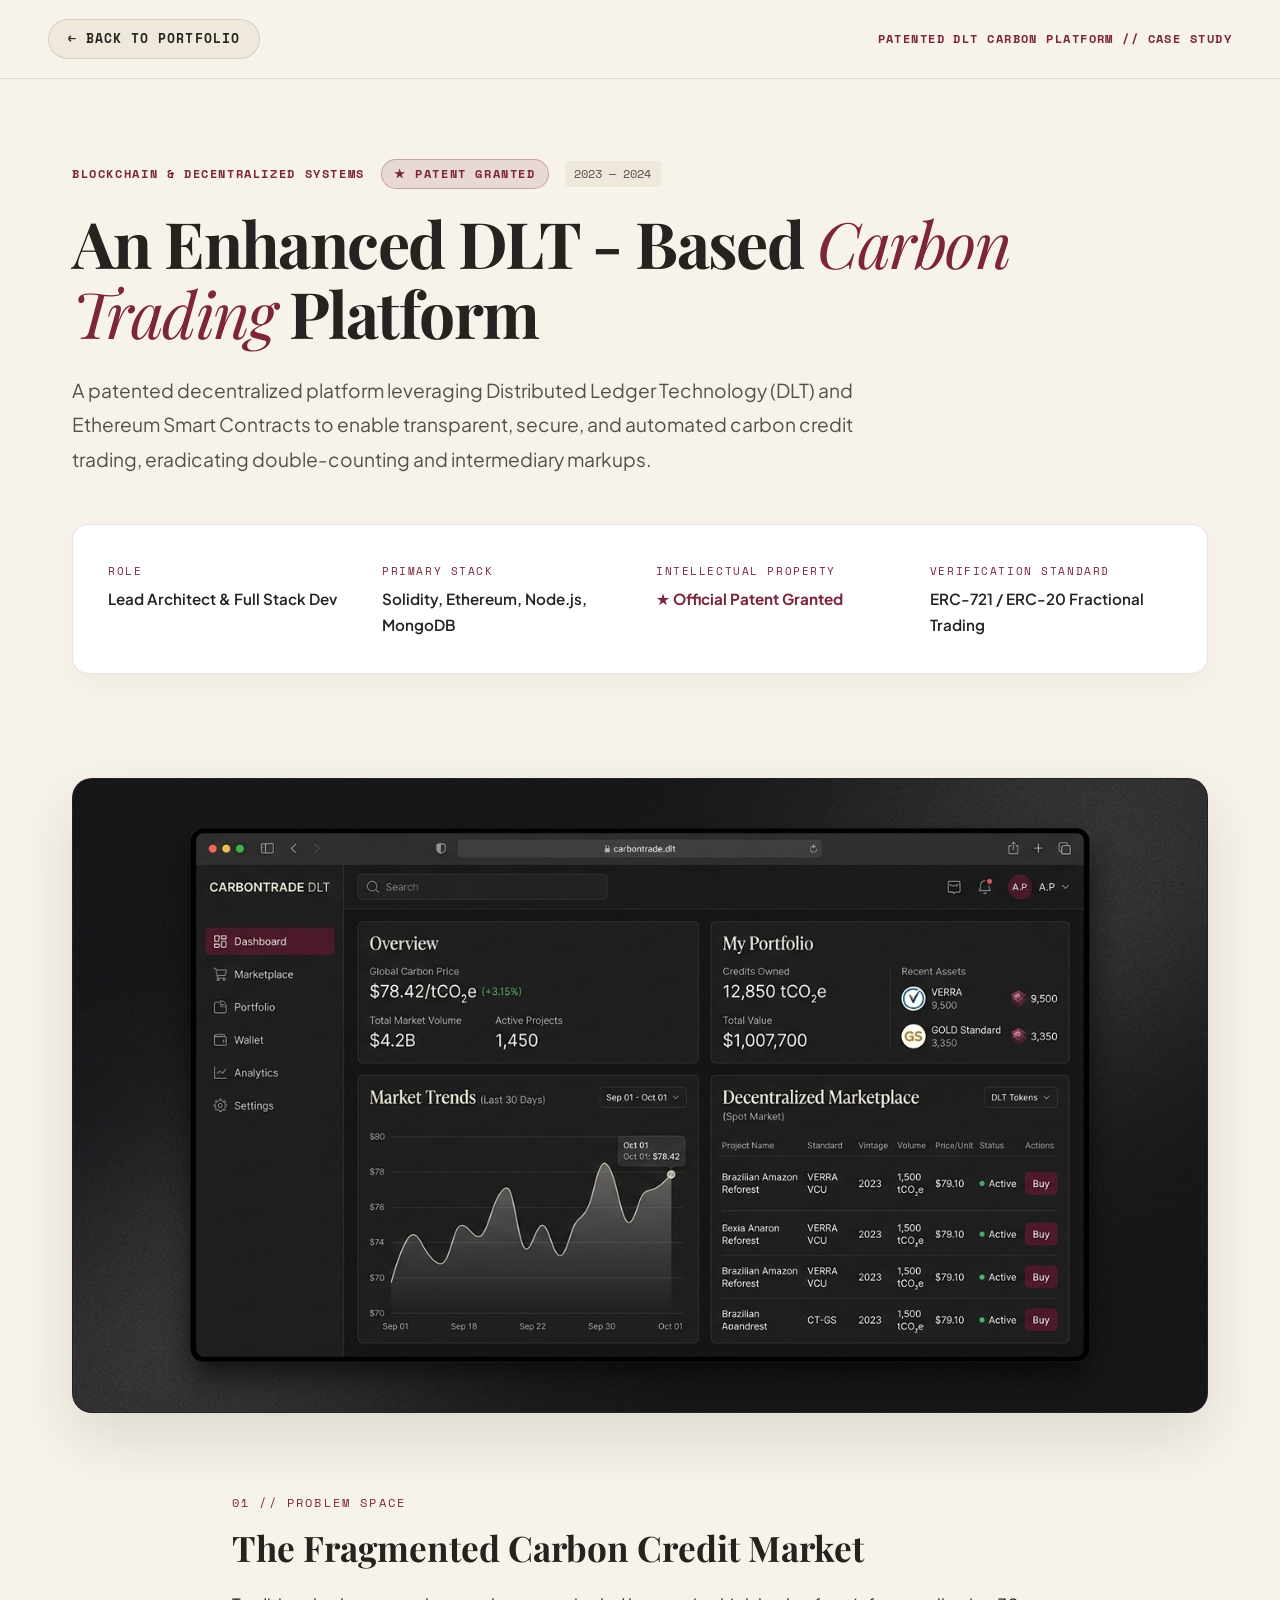
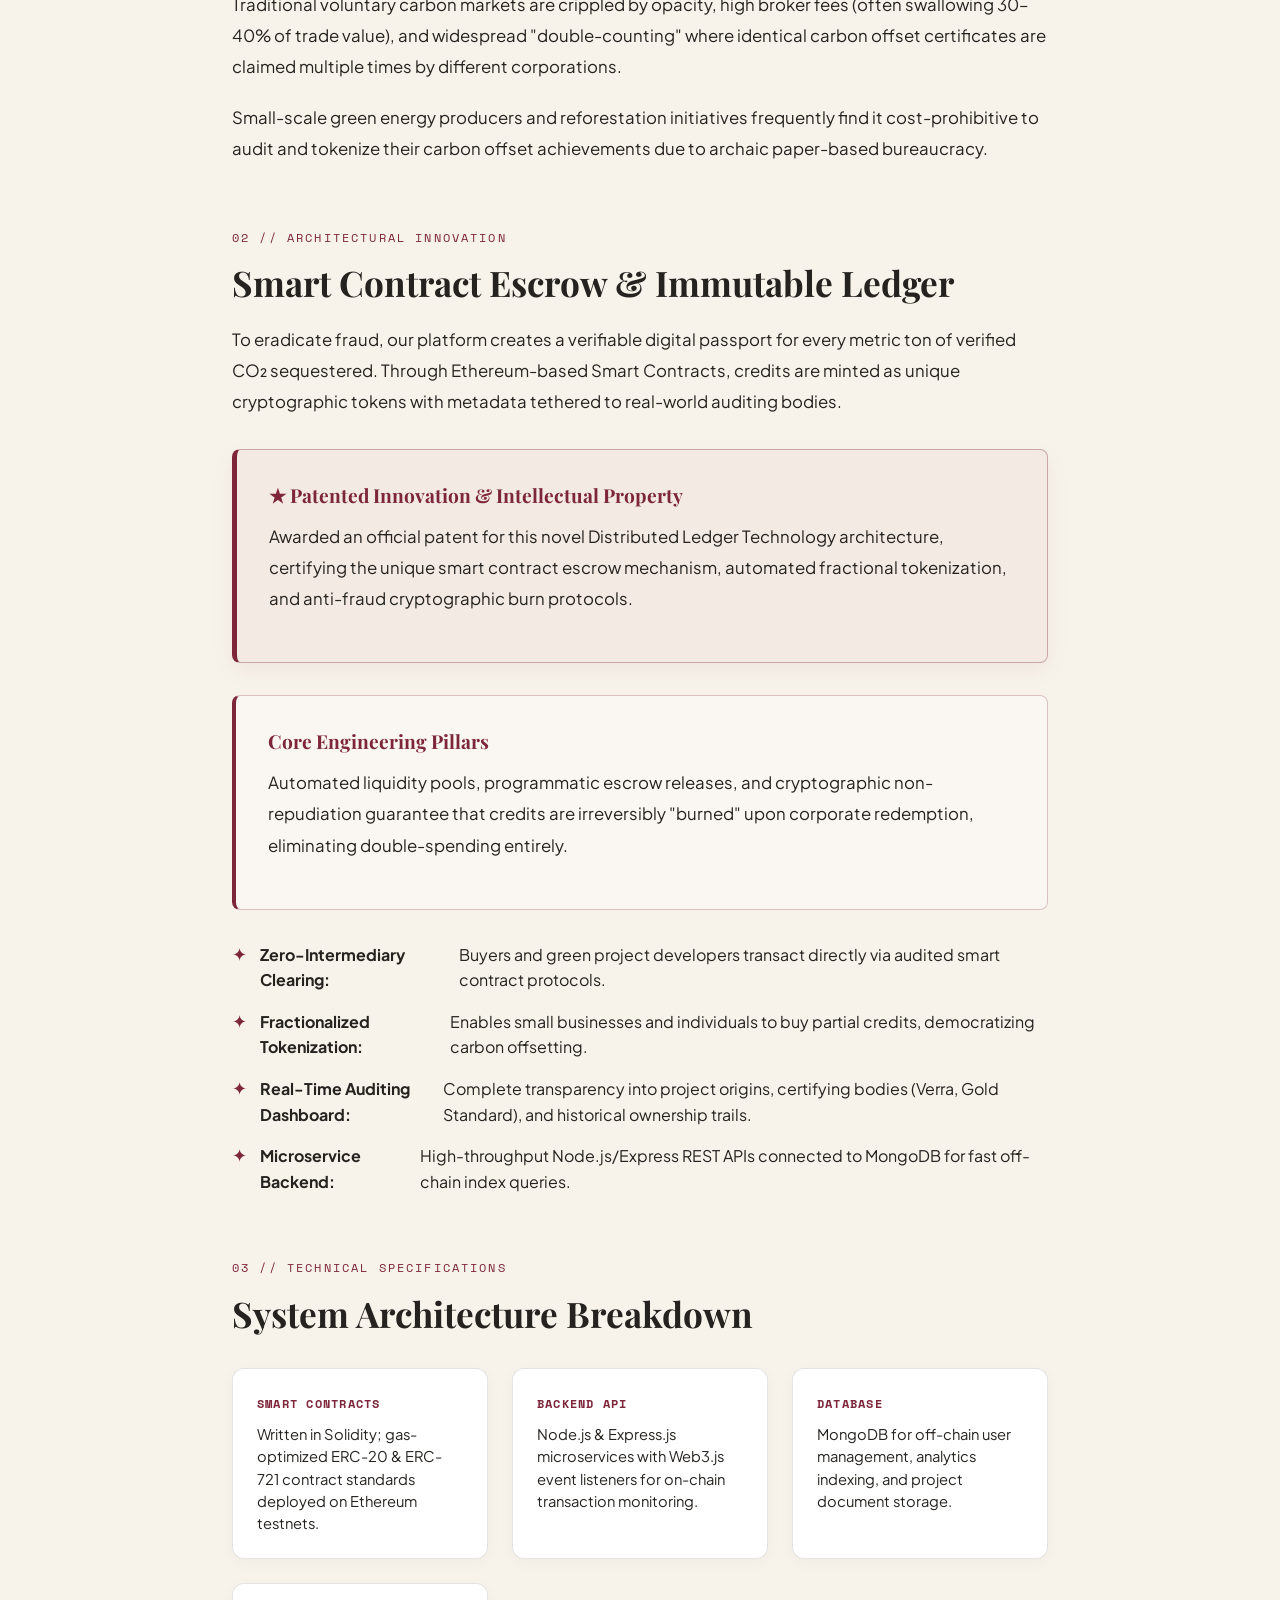
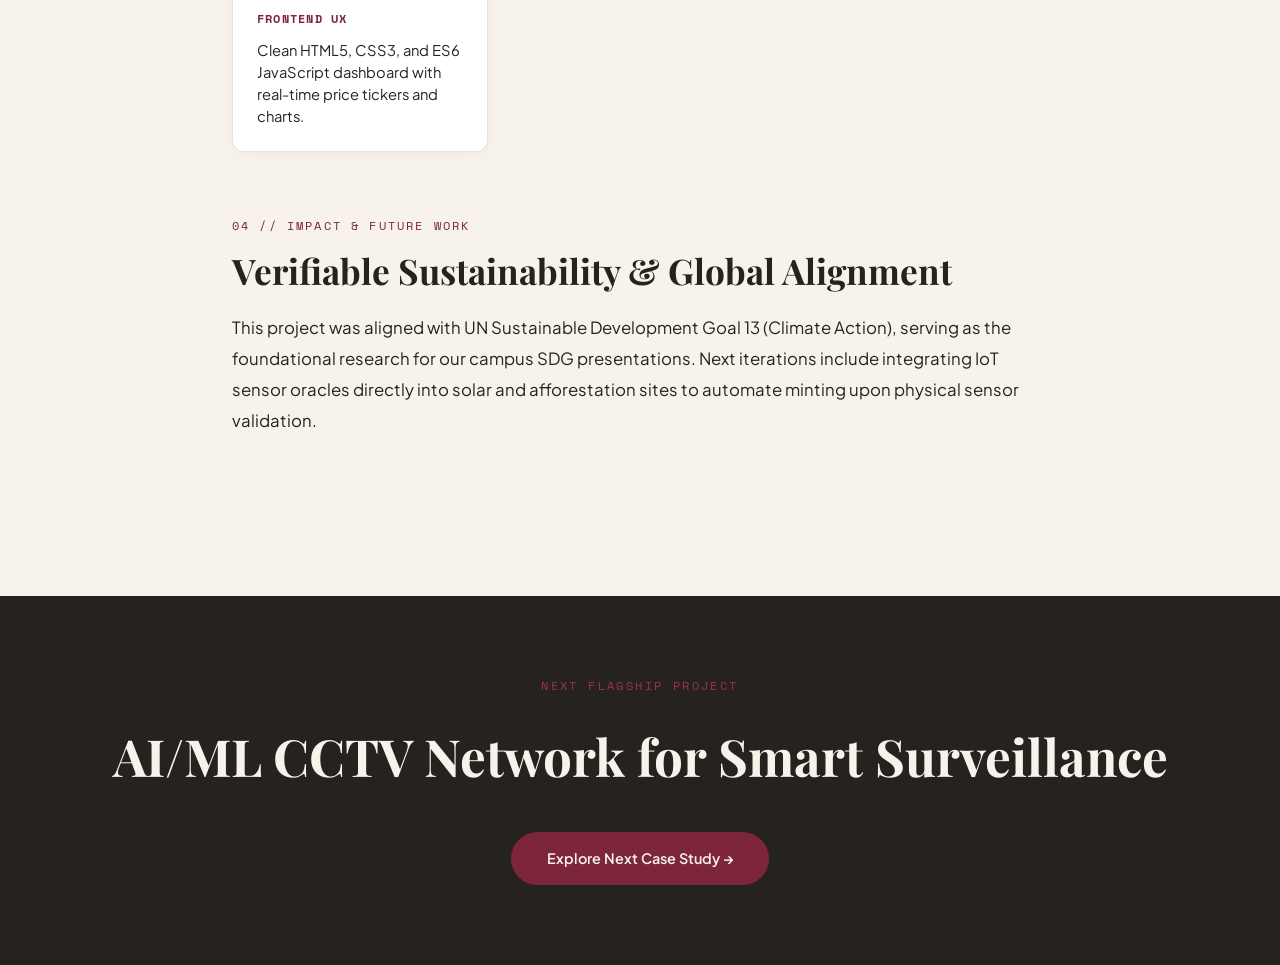
<file: carbon-trading.html>
<!DOCTYPE html>
<html lang="en">
<head>
  <meta charset="UTF-8">
  <meta name="viewport" content="width=device-width, initial-scale=1.0">
  <title>Patented DLT Carbon Trading Platform — Harshitha Suresh Case Study</title>
  <meta name="description" content="Patented Decentralized Carbon Credit Trading Platform built with Ethereum, Solidity, Node.js, and MongoDB by T S Harshitha.">
  <link rel="icon" type="image/svg+xml" href="favicon.svg">
  <link rel="stylesheet" href="project.css">
</head>
<body>

  <!-- Case Study Nav -->
  <header class="case-study-nav">
    <a href="index.html#projects" class="btn-back-portfolio">
      ← Back to Portfolio
    </a>
    <div class="case-study-nav-title">
      Patented DLT Carbon Platform // Case Study
    </div>
  </header>

  <!-- Hero Section -->
  <main>
    <section class="case-study-hero">
      <div class="case-badge-row">
        <span class="case-tag">Blockchain & Decentralized Systems</span>
        <span class="case-tag patent-tag">★ Patent Granted</span>
        <span class="case-year">2023 — 2024</span>
      </div>

      <h1 class="case-hero-title">
        An Enhanced DLT - Based <span>Carbon Trading</span> Platform
      </h1>

      <p class="case-hero-lead">
        A patented decentralized platform leveraging Distributed Ledger Technology (DLT) and Ethereum Smart Contracts to enable transparent, secure, and automated carbon credit trading, eradicating double-counting and intermediary markups.
      </p>

      <!-- Metadata Bar -->
      <div class="case-metadata-grid">
        <div>
          <div class="meta-field-label">Role</div>
          <div class="meta-field-val">Lead Architect & Full Stack Dev</div>
        </div>
        <div>
          <div class="meta-field-label">Primary Stack</div>
          <div class="meta-field-val">Solidity, Ethereum, Node.js, MongoDB</div>
        </div>
        <div>
          <div class="meta-field-label">Intellectual Property</div>
          <div class="meta-field-val" style="color: var(--color-burgundy); font-weight: 700;">★ Official Patent Granted</div>
        </div>
        <div>
          <div class="meta-field-label">Verification Standard</div>
          <div class="meta-field-val">ERC-721 / ERC-20 Fractional Trading</div>
        </div>
      </div>
    </section>

    <!-- Visual Showcase -->
    <div class="case-showcase-visual">
      <div class="visual-frame">
        <img src="carbon-trading.jpg" alt="DLT Carbon Trading Platform System Interface">
      </div>
    </div>

    <!-- Case Study Body -->
    <article class="case-content-body">
      <!-- Section 1 -->
      <div class="case-section-block">
        <div class="case-block-label">01 // Problem Space</div>
        <h2>The Fragmented Carbon Credit Market</h2>
        <p>
          Traditional voluntary carbon markets are crippled by opacity, high broker fees (often swallowing 30–40% of trade value), and widespread "double-counting" where identical carbon offset certificates are claimed multiple times by different corporations.
        </p>
        <p>
          Small-scale green energy producers and reforestation initiatives frequently find it cost-prohibitive to audit and tokenize their carbon offset achievements due to archaic paper-based bureaucracy.
        </p>
      </div>

      <!-- Section 2 -->
      <div class="case-section-block">
        <div class="case-block-label">02 // Architectural Innovation</div>
        <h2>Smart Contract Escrow & Immutable Ledger</h2>
        <p>
          To eradicate fraud, our platform creates a verifiable digital passport for every metric ton of verified CO₂ sequestered. Through Ethereum-based Smart Contracts, credits are minted as unique cryptographic tokens with metadata tethered to real-world auditing bodies.
        </p>

        <div class="case-highlight-box patent-highlight-box">
          <h4>★ Patented Innovation & Intellectual Property</h4>
          <p>
            Awarded an official patent for this novel Distributed Ledger Technology architecture, certifying the unique smart contract escrow mechanism, automated fractional tokenization, and anti-fraud cryptographic burn protocols.
          </p>
        </div>

        <div class="case-highlight-box">
          <h4>Core Engineering Pillars</h4>
          <p>
            Automated liquidity pools, programmatic escrow releases, and cryptographic non-repudiation guarantee that credits are irreversibly "burned" upon corporate redemption, eliminating double-spending entirely.
          </p>
        </div>

        <ul class="case-feature-list">
          <li><strong>Zero-Intermediary Clearing:</strong> Buyers and green project developers transact directly via audited smart contract protocols.</li>
          <li><strong>Fractionalized Tokenization:</strong> Enables small businesses and individuals to buy partial credits, democratizing carbon offsetting.</li>
          <li><strong>Real-Time Auditing Dashboard:</strong> Complete transparency into project origins, certifying bodies (Verra, Gold Standard), and historical ownership trails.</li>
          <li><strong>Microservice Backend:</strong> High-throughput Node.js/Express REST APIs connected to MongoDB for fast off-chain index queries.</li>
        </ul>
      </div>

      <!-- Section 3 -->
      <div class="case-section-block">
        <div class="case-block-label">03 // Technical Specifications</div>
        <h2>System Architecture Breakdown</h2>

        <div class="tech-spec-grid">
          <div class="tech-spec-card">
            <h5>Smart Contracts</h5>
            <p>Written in Solidity; gas-optimized ERC-20 & ERC-721 contract standards deployed on Ethereum testnets.</p>
          </div>
          <div class="tech-spec-card">
            <h5>Backend API</h5>
            <p>Node.js & Express.js microservices with Web3.js event listeners for on-chain transaction monitoring.</p>
          </div>
          <div class="tech-spec-card">
            <h5>Database</h5>
            <p>MongoDB for off-chain user management, analytics indexing, and project document storage.</p>
          </div>
          <div class="tech-spec-card">
            <h5>Frontend UX</h5>
            <p>Clean HTML5, CSS3, and ES6 JavaScript dashboard with real-time price tickers and charts.</p>
          </div>
        </div>
      </div>

      <!-- Section 4 -->
      <div class="case-section-block">
        <div class="case-block-label">04 // Impact & Future Work</div>
        <h2>Verifiable Sustainability & Global Alignment</h2>
        <p>
          This project was aligned with UN Sustainable Development Goal 13 (Climate Action), serving as the foundational research for our campus SDG presentations. Next iterations include integrating IoT sensor oracles directly into solar and afforestation sites to automate minting upon physical sensor validation.
        </p>
      </div>
    </article>
  </main>

  <!-- Next Case Study Footer -->
  <footer class="case-next-footer">
    <div class="next-label">Next Flagship Project</div>
    <h3>AI/ML CCTV Network for Smart Surveillance</h3>
    <a href="smart-surveillance.html" class="btn-case-next">
      Explore Next Case Study →
    </a>
  </footer>

</body>
</html>

  </footer>

</body>
</html>
</file>
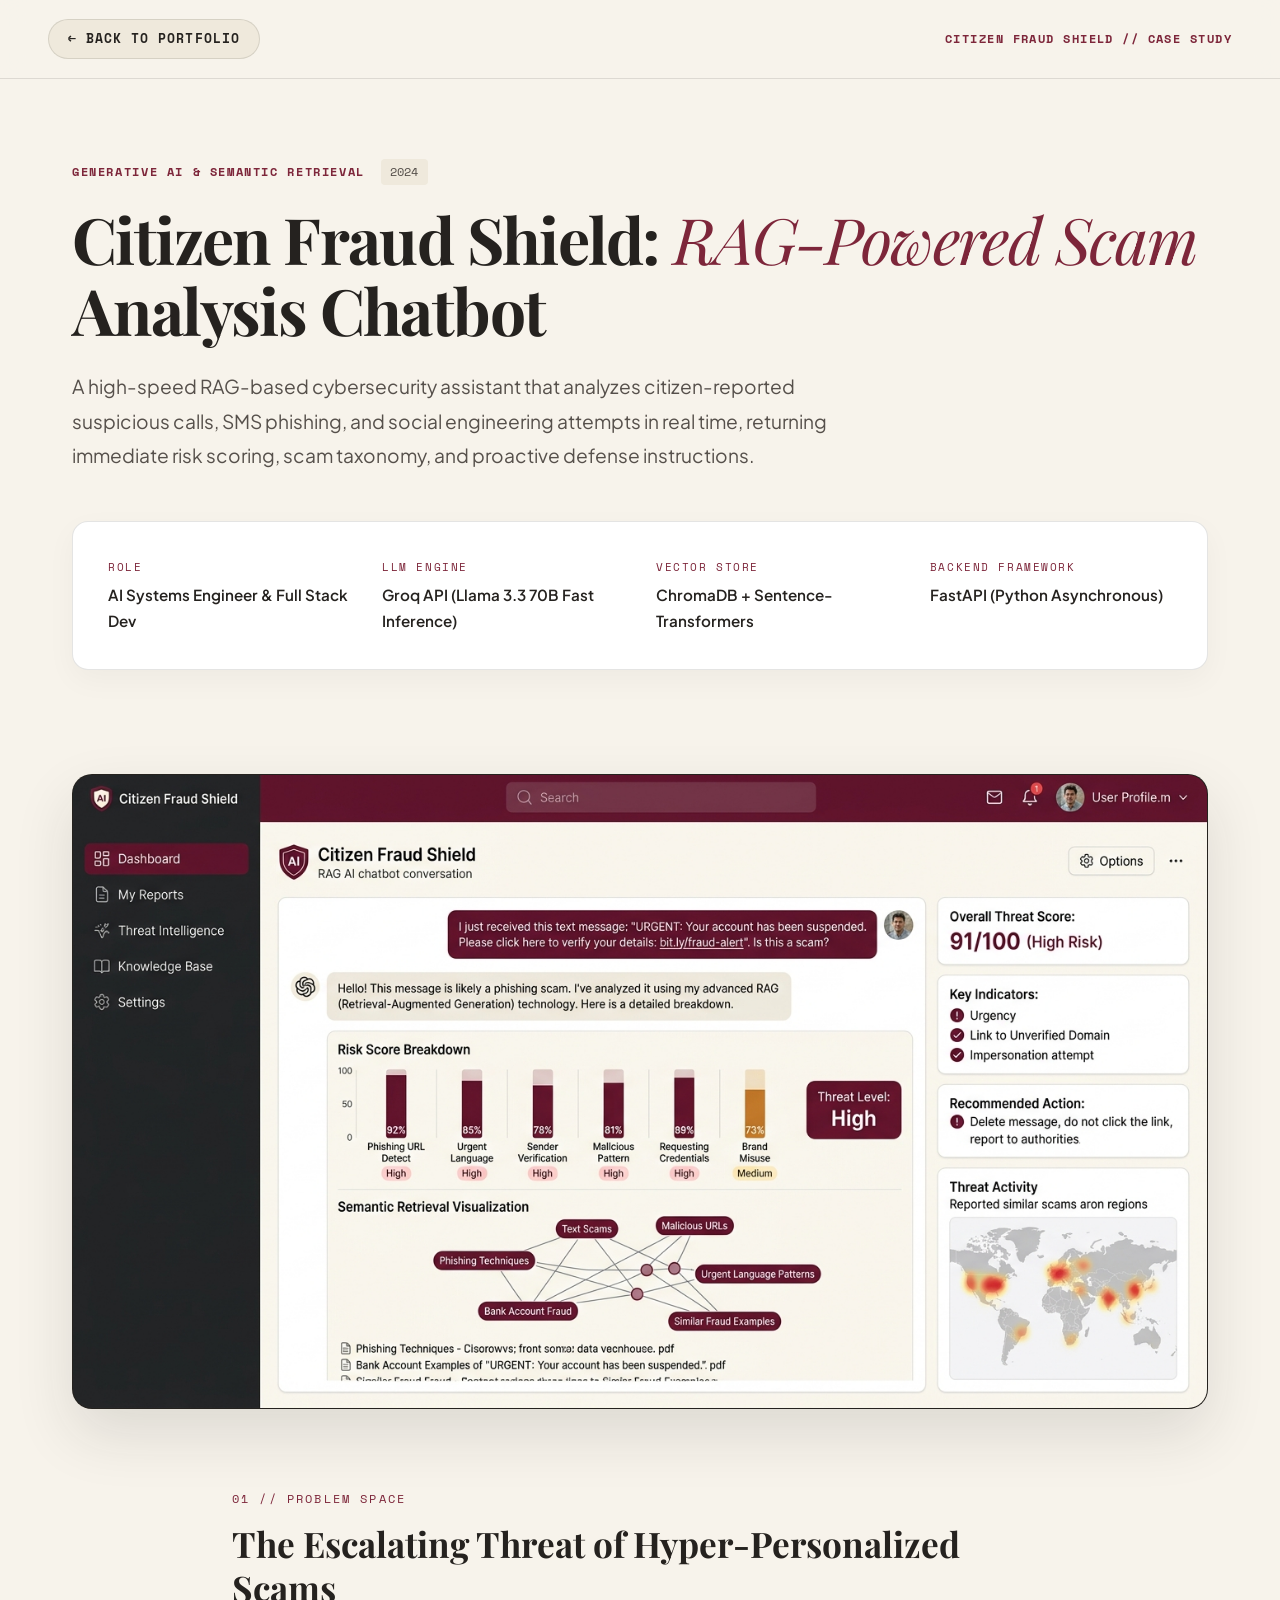
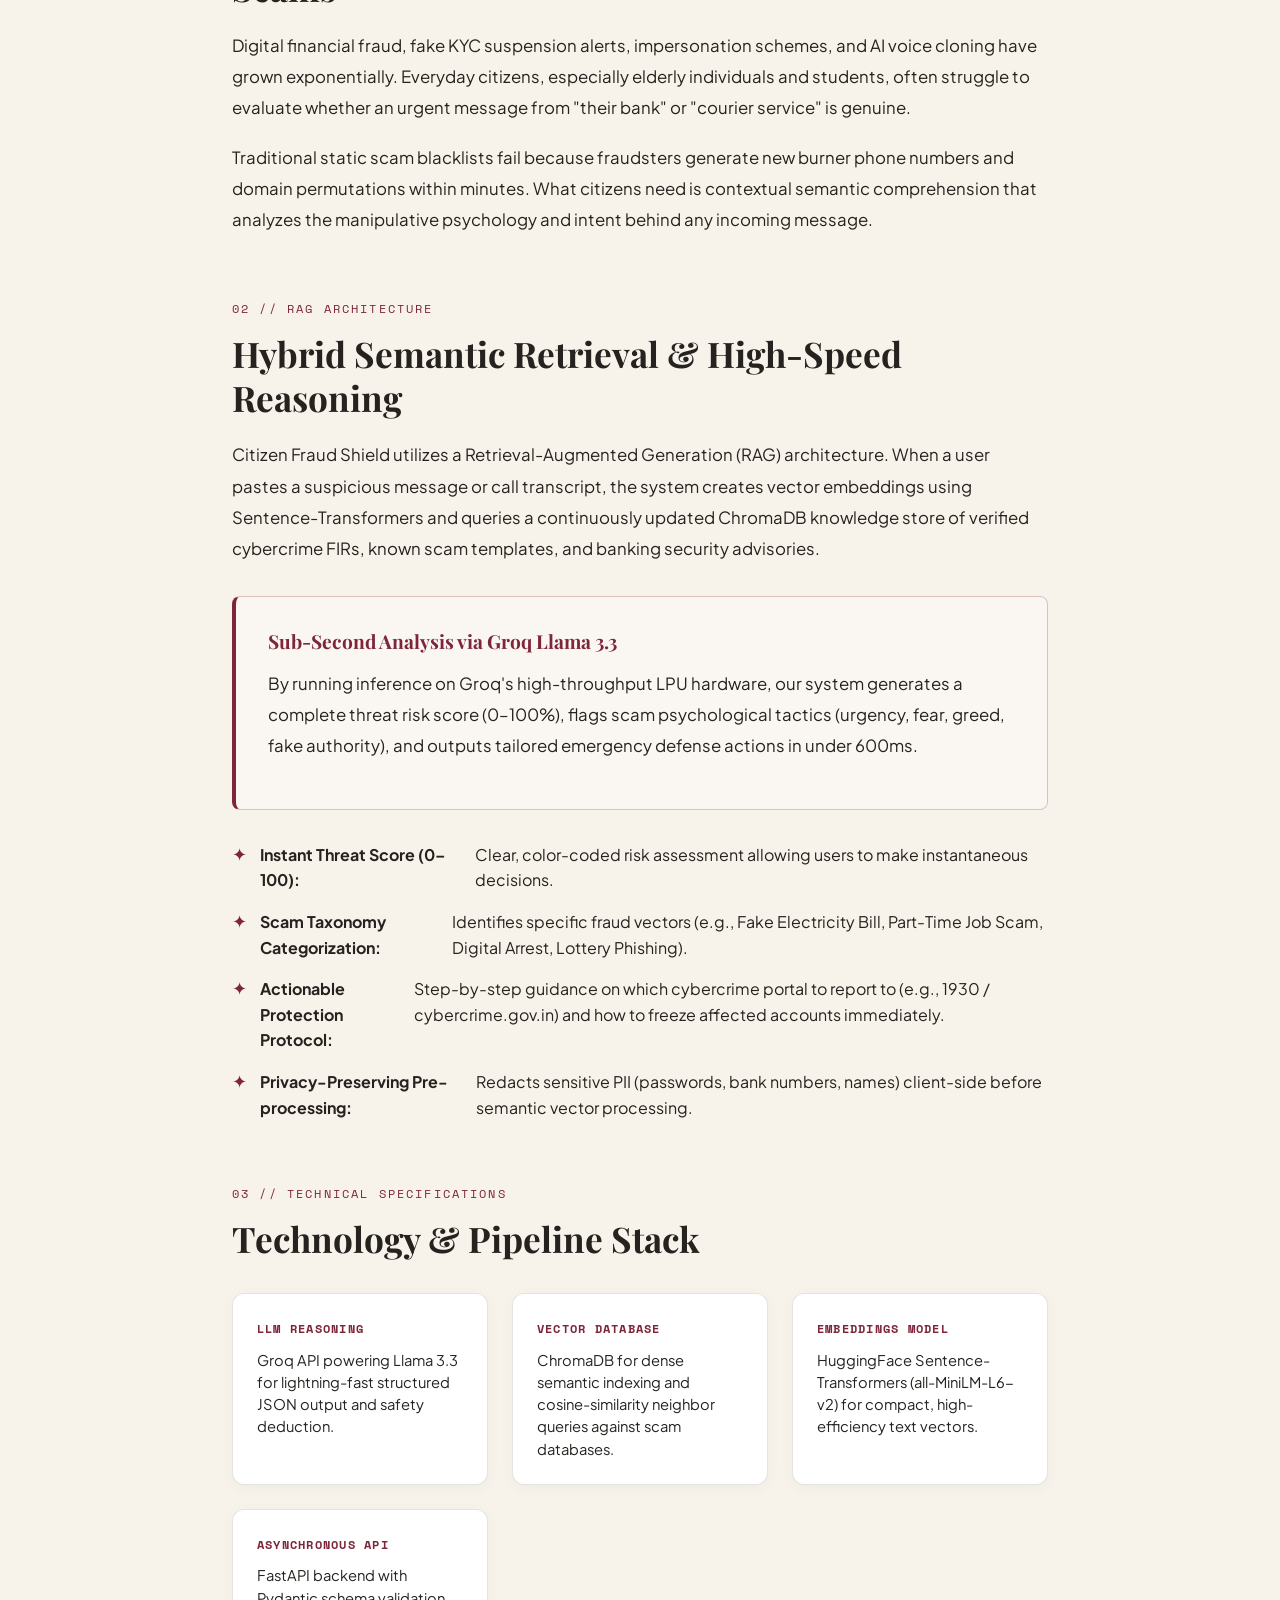
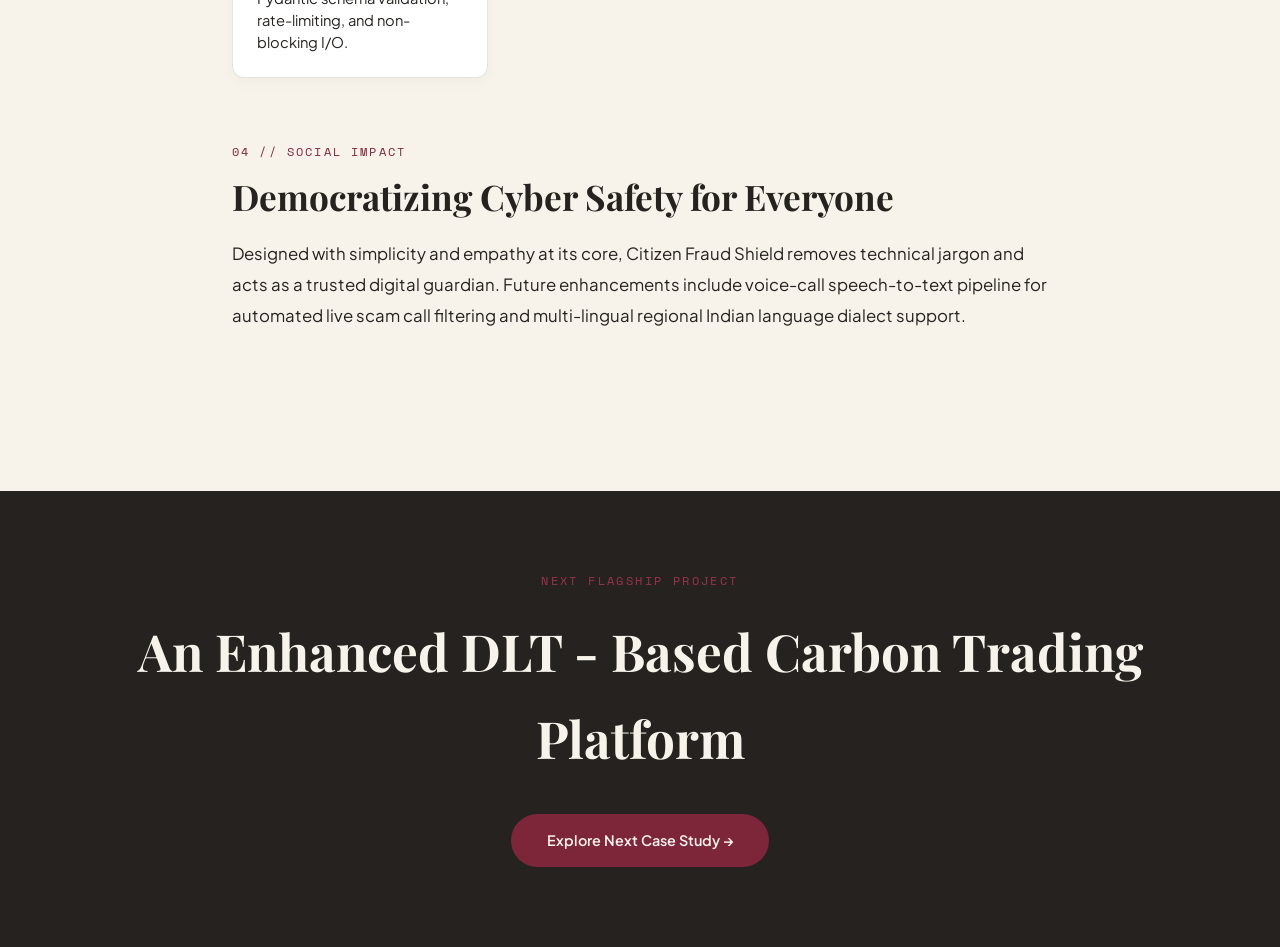
<file: citizen-fraud-shield.html>
<!DOCTYPE html>
<html lang="en">
<head>
  <meta charset="UTF-8">
  <meta name="viewport" content="width=device-width, initial-scale=1.0">
  <title>Citizen Fraud Shield — Harshitha Suresh Case Study</title>
  <meta name="description" content="RAG-based AI Scam Analysis Chatbot leveraging FastAPI, Groq (Llama 3.3), ChromaDB, and Sentence-Transformers by T S Harshitha.">
  <link rel="icon" type="image/svg+xml" href="favicon.svg">
  <link rel="stylesheet" href="project.css">
</head>
<body>

  <!-- Case Study Nav -->
  <header class="case-study-nav">
    <a href="index.html#projects" class="btn-back-portfolio">
      ← Back to Portfolio
    </a>
    <div class="case-study-nav-title">
      Citizen Fraud Shield // Case Study
    </div>
  </header>

  <!-- Hero Section -->
  <main>
    <section class="case-study-hero">
      <div class="case-badge-row">
        <span class="case-tag">Generative AI & Semantic Retrieval</span>
        <span class="case-year">2024</span>
      </div>

      <h1 class="case-hero-title">
        Citizen Fraud Shield: <span>RAG-Powered Scam</span> Analysis Chatbot
      </h1>

      <p class="case-hero-lead">
        A high-speed RAG-based cybersecurity assistant that analyzes citizen-reported suspicious calls, SMS phishing, and social engineering attempts in real time, returning immediate risk scoring, scam taxonomy, and proactive defense instructions.
      </p>

      <!-- Metadata Bar -->
      <div class="case-metadata-grid">
        <div>
          <div class="meta-field-label">Role</div>
          <div class="meta-field-val">AI Systems Engineer & Full Stack Dev</div>
        </div>
        <div>
          <div class="meta-field-label">LLM Engine</div>
          <div class="meta-field-val">Groq API (Llama 3.3 70B Fast Inference)</div>
        </div>
        <div>
          <div class="meta-field-label">Vector Store</div>
          <div class="meta-field-val">ChromaDB + Sentence-Transformers</div>
        </div>
        <div>
          <div class="meta-field-label">Backend Framework</div>
          <div class="meta-field-val">FastAPI (Python Asynchronous)</div>
        </div>
      </div>
    </section>

    <!-- Visual Showcase -->
    <div class="case-showcase-visual">
      <div class="visual-frame">
        <img src="fraud-shield.jpg" alt="Citizen Fraud Shield RAG Chatbot Interface">
      </div>
    </div>

    <!-- Case Study Body -->
    <article class="case-content-body">
      <!-- Section 1 -->
      <div class="case-section-block">
        <div class="case-block-label">01 // Problem Space</div>
        <h2>The Escalating Threat of Hyper-Personalized Scams</h2>
        <p>
          Digital financial fraud, fake KYC suspension alerts, impersonation schemes, and AI voice cloning have grown exponentially. Everyday citizens, especially elderly individuals and students, often struggle to evaluate whether an urgent message from "their bank" or "courier service" is genuine.
        </p>
        <p>
          Traditional static scam blacklists fail because fraudsters generate new burner phone numbers and domain permutations within minutes. What citizens need is contextual semantic comprehension that analyzes the manipulative psychology and intent behind any incoming message.
        </p>
      </div>

      <!-- Section 2 -->
      <div class="case-section-block">
        <div class="case-block-label">02 // RAG Architecture</div>
        <h2>Hybrid Semantic Retrieval & High-Speed Reasoning</h2>
        <p>
          Citizen Fraud Shield utilizes a Retrieval-Augmented Generation (RAG) architecture. When a user pastes a suspicious message or call transcript, the system creates vector embeddings using Sentence-Transformers and queries a continuously updated ChromaDB knowledge store of verified cybercrime FIRs, known scam templates, and banking security advisories.
        </p>

        <div class="case-highlight-box">
          <h4>Sub-Second Analysis via Groq Llama 3.3</h4>
          <p>
            By running inference on Groq's high-throughput LPU hardware, our system generates a complete threat risk score (0–100%), flags scam psychological tactics (urgency, fear, greed, fake authority), and outputs tailored emergency defense actions in under 600ms.
          </p>
        </div>

        <ul class="case-feature-list">
          <li><strong>Instant Threat Score (0–100):</strong> Clear, color-coded risk assessment allowing users to make instantaneous decisions.</li>
          <li><strong>Scam Taxonomy Categorization:</strong> Identifies specific fraud vectors (e.g., Fake Electricity Bill, Part-Time Job Scam, Digital Arrest, Lottery Phishing).</li>
          <li><strong>Actionable Protection Protocol:</strong> Step-by-step guidance on which cybercrime portal to report to (e.g., 1930 / cybercrime.gov.in) and how to freeze affected accounts immediately.</li>
          <li><strong>Privacy-Preserving Pre-processing:</strong> Redacts sensitive PII (passwords, bank numbers, names) client-side before semantic vector processing.</li>
        </ul>
      </div>

      <!-- Section 3 -->
      <div class="case-section-block">
        <div class="case-block-label">03 // Technical Specifications</div>
        <h2>Technology & Pipeline Stack</h2>

        <div class="tech-spec-grid">
          <div class="tech-spec-card">
            <h5>LLM Reasoning</h5>
            <p>Groq API powering Llama 3.3 for lightning-fast structured JSON output and safety deduction.</p>
          </div>
          <div class="tech-spec-card">
            <h5>Vector Database</h5>
            <p>ChromaDB for dense semantic indexing and cosine-similarity neighbor queries against scam databases.</p>
          </div>
          <div class="tech-spec-card">
            <h5>Embeddings Model</h5>
            <p>HuggingFace Sentence-Transformers (all-MiniLM-L6-v2) for compact, high-efficiency text vectors.</p>
          </div>
          <div class="tech-spec-card">
            <h5>Asynchronous API</h5>
            <p>FastAPI backend with Pydantic schema validation, rate-limiting, and non-blocking I/O.</p>
          </div>
        </div>
      </div>

      <!-- Section 4 -->
      <div class="case-section-block">
        <div class="case-block-label">04 // Social Impact</div>
        <h2>Democratizing Cyber Safety for Everyone</h2>
        <p>
          Designed with simplicity and empathy at its core, Citizen Fraud Shield removes technical jargon and acts as a trusted digital guardian. Future enhancements include voice-call speech-to-text pipeline for automated live scam call filtering and multi-lingual regional Indian language dialect support.
        </p>
      </div>
    </article>
  </main>

  <!-- Next Case Study Footer -->
  <footer class="case-next-footer">
    <div class="next-label">Next Flagship Project</div>
    <h3>An Enhanced DLT - Based Carbon Trading Platform</h3>
    <a href="carbon-trading.html" class="btn-case-next">
      Explore Next Case Study →
    </a>
  </footer>

</body>
</html>
</file>
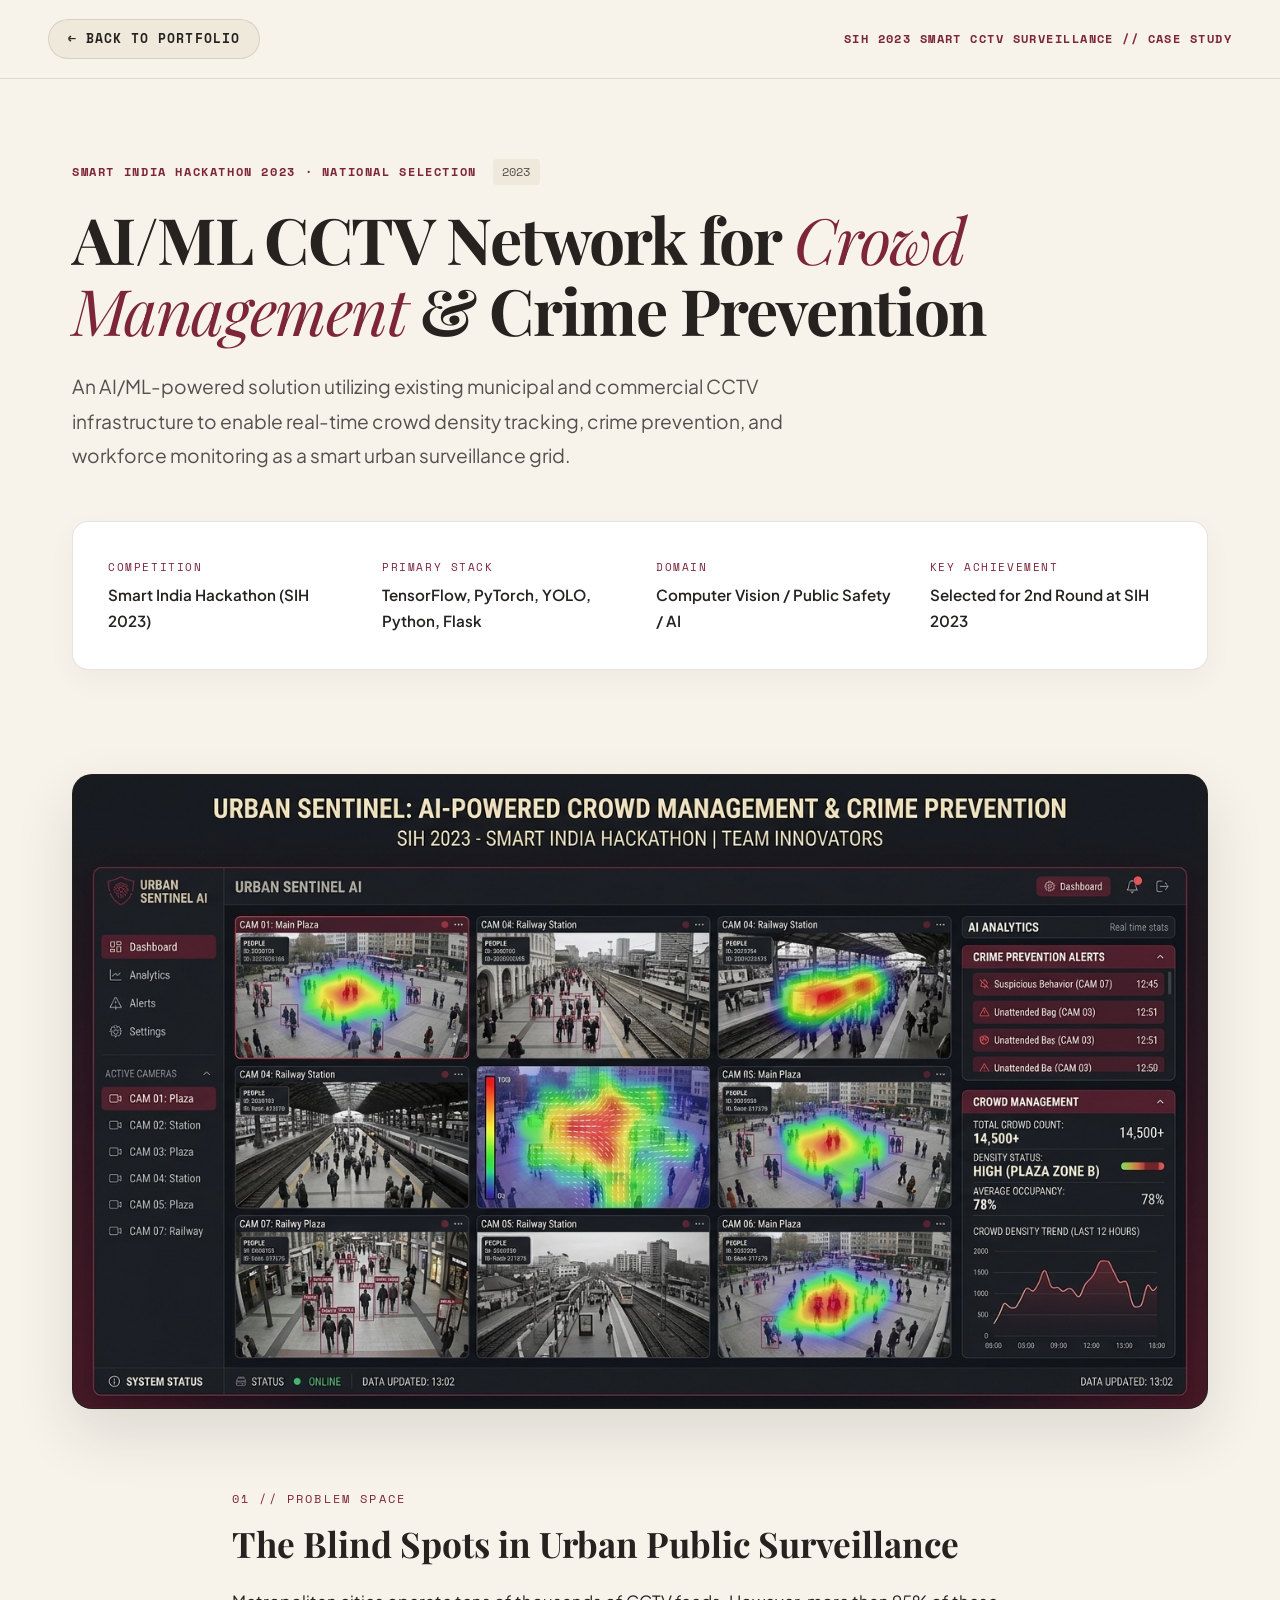
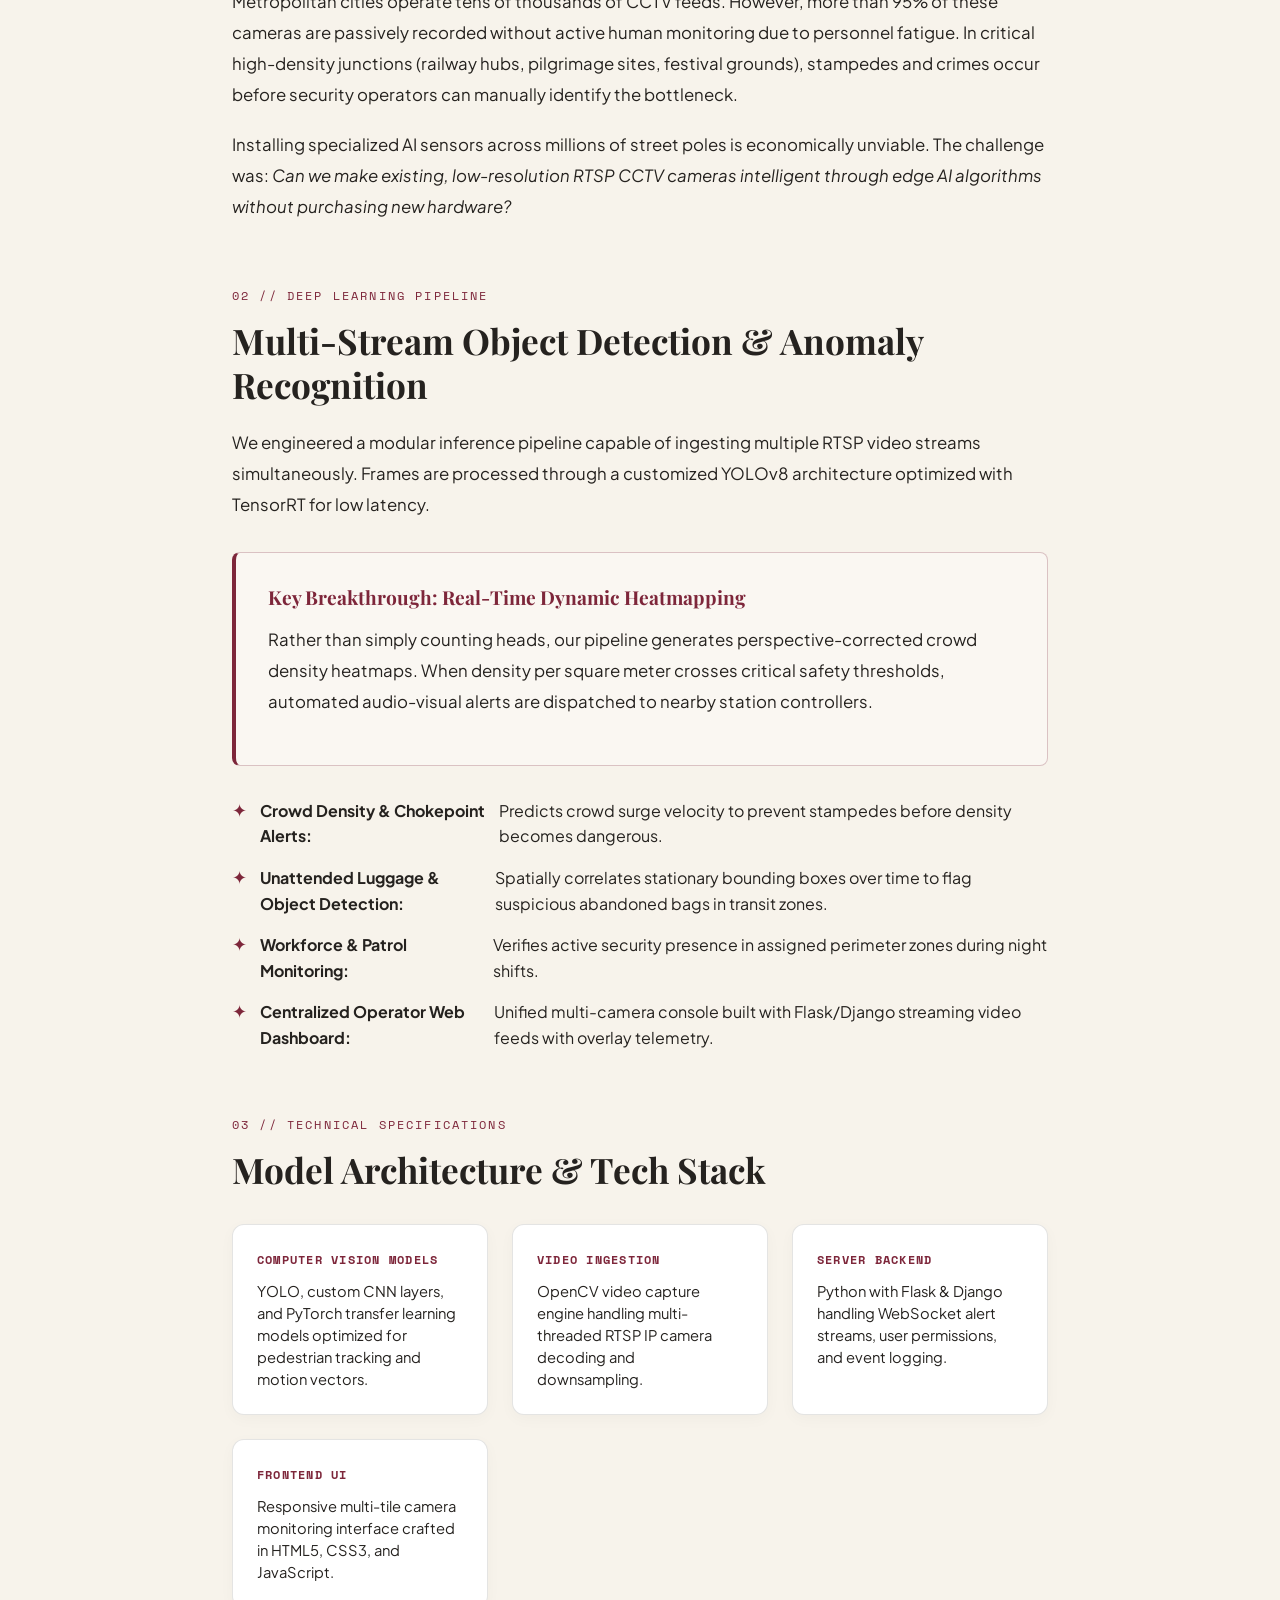
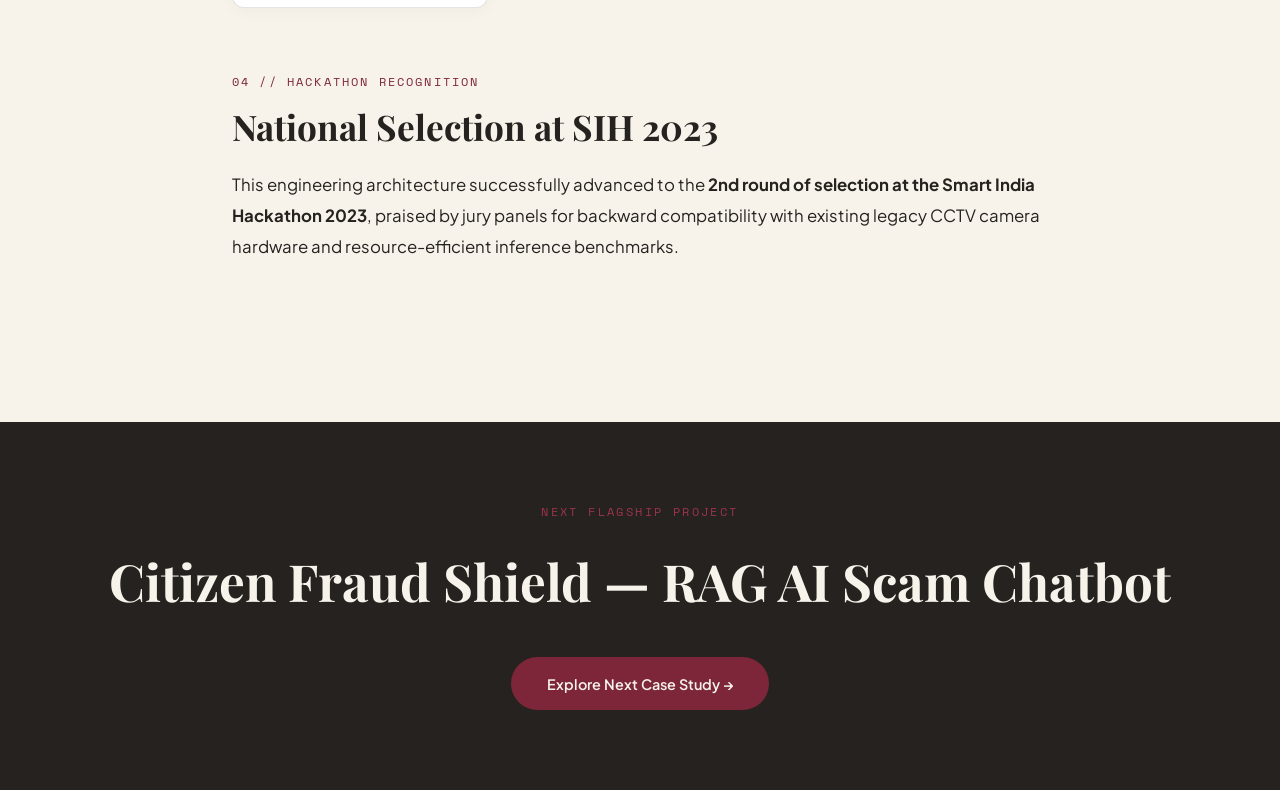
<file: smart-surveillance.html>
<!DOCTYPE html>
<html lang="en">
<head>
  <meta charset="UTF-8">
  <meta name="viewport" content="width=device-width, initial-scale=1.0">
  <title>SIH 2023 Smart CCTV Surveillance — Harshitha Suresh Case Study</title>
  <meta name="description" content="AI/ML powered smart surveillance system utilizing existing CCTV networks for crowd management and crime prevention by T S Harshitha.">
  <link rel="icon" type="image/svg+xml" href="favicon.svg">
  <link rel="stylesheet" href="project.css">
</head>
<body>

  <!-- Case Study Nav -->
  <header class="case-study-nav">
    <a href="index.html#projects" class="btn-back-portfolio">
      ← Back to Portfolio
    </a>
    <div class="case-study-nav-title">
      SIH 2023 Smart CCTV Surveillance // Case Study
    </div>
  </header>

  <!-- Hero Section -->
  <main>
    <section class="case-study-hero">
      <div class="case-badge-row">
        <span class="case-tag">Smart India Hackathon 2023 · National Selection</span>
        <span class="case-year">2023</span>
      </div>

      <h1 class="case-hero-title">
        AI/ML CCTV Network for <span>Crowd Management</span> & Crime Prevention
      </h1>

      <p class="case-hero-lead">
        An AI/ML-powered solution utilizing existing municipal and commercial CCTV infrastructure to enable real-time crowd density tracking, crime prevention, and workforce monitoring as a smart urban surveillance grid.
      </p>

      <!-- Metadata Bar -->
      <div class="case-metadata-grid">
        <div>
          <div class="meta-field-label">Competition</div>
          <div class="meta-field-val">Smart India Hackathon (SIH 2023)</div>
        </div>
        <div>
          <div class="meta-field-label">Primary Stack</div>
          <div class="meta-field-val">TensorFlow, PyTorch, YOLO, Python, Flask</div>
        </div>
        <div>
          <div class="meta-field-label">Domain</div>
          <div class="meta-field-val">Computer Vision / Public Safety / AI</div>
        </div>
        <div>
          <div class="meta-field-label">Key Achievement</div>
          <div class="meta-field-val">Selected for 2nd Round at SIH 2023</div>
        </div>
      </div>
    </section>

    <!-- Visual Showcase -->
    <div class="case-showcase-visual">
      <div class="visual-frame">
        <img src="smart-surveillance.jpg" alt="Urban Sentinel Smart CCTV Surveillance Dashboard">
      </div>
    </div>

    <!-- Case Study Body -->
    <article class="case-content-body">
      <!-- Section 1 -->
      <div class="case-section-block">
        <div class="case-block-label">01 // Problem Space</div>
        <h2>The Blind Spots in Urban Public Surveillance</h2>
        <p>
          Metropolitan cities operate tens of thousands of CCTV feeds. However, more than 95% of these cameras are passively recorded without active human monitoring due to personnel fatigue. In critical high-density junctions (railway hubs, pilgrimage sites, festival grounds), stampedes and crimes occur before security operators can manually identify the bottleneck.
        </p>
        <p>
          Installing specialized AI sensors across millions of street poles is economically unviable. The challenge was: <em>Can we make existing, low-resolution RTSP CCTV cameras intelligent through edge AI algorithms without purchasing new hardware?</em>
        </p>
      </div>

      <!-- Section 2 -->
      <div class="case-section-block">
        <div class="case-block-label">02 // Deep Learning Pipeline</div>
        <h2>Multi-Stream Object Detection & Anomaly Recognition</h2>
        <p>
          We engineered a modular inference pipeline capable of ingesting multiple RTSP video streams simultaneously. Frames are processed through a customized YOLOv8 architecture optimized with TensorRT for low latency.
        </p>

        <div class="case-highlight-box">
          <h4>Key Breakthrough: Real-Time Dynamic Heatmapping</h4>
          <p>
            Rather than simply counting heads, our pipeline generates perspective-corrected crowd density heatmaps. When density per square meter crosses critical safety thresholds, automated audio-visual alerts are dispatched to nearby station controllers.
          </p>
        </div>

        <ul class="case-feature-list">
          <li><strong>Crowd Density & Chokepoint Alerts:</strong> Predicts crowd surge velocity to prevent stampedes before density becomes dangerous.</li>
          <li><strong>Unattended Luggage & Object Detection:</strong> Spatially correlates stationary bounding boxes over time to flag suspicious abandoned bags in transit zones.</li>
          <li><strong>Workforce & Patrol Monitoring:</strong> Verifies active security presence in assigned perimeter zones during night shifts.</li>
          <li><strong>Centralized Operator Web Dashboard:</strong> Unified multi-camera console built with Flask/Django streaming video feeds with overlay telemetry.</li>
        </ul>
      </div>

      <!-- Section 3 -->
      <div class="case-section-block">
        <div class="case-block-label">03 // Technical Specifications</div>
        <h2>Model Architecture & Tech Stack</h2>

        <div class="tech-spec-grid">
          <div class="tech-spec-card">
            <h5>Computer Vision Models</h5>
            <p>YOLO, custom CNN layers, and PyTorch transfer learning models optimized for pedestrian tracking and motion vectors.</p>
          </div>
          <div class="tech-spec-card">
            <h5>Video Ingestion</h5>
            <p>OpenCV video capture engine handling multi-threaded RTSP IP camera decoding and downsampling.</p>
          </div>
          <div class="tech-spec-card">
            <h5>Server Backend</h5>
            <p>Python with Flask & Django handling WebSocket alert streams, user permissions, and event logging.</p>
          </div>
          <div class="tech-spec-card">
            <h5>Frontend UI</h5>
            <p>Responsive multi-tile camera monitoring interface crafted in HTML5, CSS3, and JavaScript.</p>
          </div>
        </div>
      </div>

      <!-- Section 4 -->
      <div class="case-section-block">
        <div class="case-block-label">04 // Hackathon Recognition</div>
        <h2>National Selection at SIH 2023</h2>
        <p>
          This engineering architecture successfully advanced to the <strong>2nd round of selection at the Smart India Hackathon 2023</strong>, praised by jury panels for backward compatibility with existing legacy CCTV camera hardware and resource-efficient inference benchmarks.
        </p>
      </div>
    </article>
  </main>

  <!-- Next Case Study Footer -->
  <footer class="case-next-footer">
    <div class="next-label">Next Flagship Project</div>
    <h3>Citizen Fraud Shield — RAG AI Scam Chatbot</h3>
    <a href="citizen-fraud-shield.html" class="btn-case-next">
      Explore Next Case Study →
    </a>
  </footer>

</body>
</html>
</file>
<file: project.css>
/* ==========================================================================
   PROJECT CASE STUDY STYLESHEET — HARSHITHA SURESH
   Palette: Ivory (#F7F3EB), Burgundy (#7D263A), Charcoal (#25221F)
   ========================================================================== */

@import url('https://fonts.googleapis.com/css2?family=Cinzel:wght@500;700;800&family=Playfair+Display:ital,wght@0,400;0,600;0,700;1,400;1,600&family=Plus+Jakarta+Sans:wght@300;400;500;600;700&family=Space+Mono:ital,wght@0,400;0,700;1,400&display=swap');

:root {
  --color-ivory: #F7F3EB;
  --color-ivory-warm: #EFE9DC;
  --color-ivory-surface: #FAF7F2;
  --color-burgundy: #7D263A;
  --color-burgundy-dark: #581625;
  --color-burgundy-light: #9B344B;
  --color-burgundy-soft: rgba(125, 38, 58, 0.08);
  --color-burgundy-glow: rgba(125, 38, 58, 0.22);
  --color-charcoal: #25221F;
  --color-charcoal-muted: #56504B;
  --color-charcoal-light: #8A827B;
  --color-border: rgba(37, 34, 31, 0.12);
  --color-border-burgundy: rgba(125, 38, 58, 0.25);

  --font-serif: 'Playfair Display', Georgia, serif;
  --font-display: 'Cinzel', serif;
  --font-sans: 'Plus Jakarta Sans', -apple-system, BlinkMacSystemFont, sans-serif;
  --font-mono: 'Space Mono', monospace;

  --ease-out-expo: cubic-bezier(0.16, 1, 0.3, 1);
}

*, *::before, *::after {
  box-sizing: border-box;
  margin: 0;
  padding: 0;
}

html {
  scroll-behavior: smooth;
  background-color: var(--color-ivory);
  color: var(--color-charcoal);
  font-family: var(--font-sans);
}

body {
  background-color: var(--color-ivory);
  color: var(--color-charcoal);
  line-height: 1.7;
  overflow-x: hidden;
  min-height: 100vh;
}

::selection {
  background: var(--color-burgundy);
  color: var(--color-ivory);
}

a {
  color: inherit;
  text-decoration: none;
}

/* Nav Header */
.case-study-nav {
  position: sticky;
  top: 0;
  width: 100%;
  padding: 1.2rem 3rem;
  background: rgba(247, 243, 235, 0.9);
  backdrop-filter: blur(12px);
  -webkit-backdrop-filter: blur(12px);
  border-bottom: 1px solid var(--color-border);
  display: flex;
  justify-content: space-between;
  align-items: center;
  z-index: 100;
}

.btn-back-portfolio {
  display: inline-flex;
  align-items: center;
  gap: 0.6rem;
  font-family: var(--font-mono);
  font-size: 0.8rem;
  font-weight: 700;
  letter-spacing: 0.08em;
  text-transform: uppercase;
  color: var(--color-charcoal);
  padding: 0.5rem 1.2rem;
  background: var(--color-ivory-warm);
  border: 1px solid var(--color-border);
  border-radius: 9999px;
  transition: all 0.25s ease;
}

.btn-back-portfolio:hover {
  background: var(--color-burgundy);
  color: var(--color-ivory);
  border-color: var(--color-burgundy);
  transform: translateX(-3px);
}

.case-study-nav-title {
  font-family: var(--font-mono);
  font-size: 0.75rem;
  letter-spacing: 0.12em;
  text-transform: uppercase;
  color: var(--color-burgundy);
  font-weight: 700;
}

/* Case Study Hero */
.case-study-hero {
  max-width: 1200px;
  margin: 0 auto;
  padding: 5rem 2rem 3rem 2rem;
}

.case-badge-row {
  display: flex;
  align-items: center;
  gap: 1rem;
  margin-bottom: 1.2rem;
}

.case-tag {
  font-family: var(--font-mono);
  font-size: 0.72rem;
  font-weight: 700;
  letter-spacing: 0.14em;
  text-transform: uppercase;
  color: var(--color-burgundy);
}

.case-tag.patent-tag {
  background: rgba(125, 38, 58, 0.12);
  border: 1px solid rgba(125, 38, 58, 0.3);
  padding: 0.25rem 0.75rem;
  border-radius: 999px;
  display: inline-flex;
  align-items: center;
  gap: 0.4rem;
}

.case-year {
  font-family: var(--font-mono);
  font-size: 0.72rem;
  padding: 0.2rem 0.6rem;
  background: var(--color-ivory-warm);
  border-radius: 4px;
  color: var(--color-charcoal-muted);
}

.case-hero-title {
  font-family: var(--font-serif);
  font-size: clamp(2.6rem, 5vw, 4.5rem);
  font-weight: 700;
  line-height: 1.1;
  letter-spacing: -0.025em;
  color: var(--color-charcoal);
  margin-bottom: 1.5rem;
}

.case-hero-title span {
  font-style: italic;
  font-weight: 400;
  color: var(--color-burgundy);
}

.case-hero-lead {
  font-size: 1.2rem;
  color: var(--color-charcoal-muted);
  max-width: 800px;
  line-height: 1.8;
  margin-bottom: 3rem;
}

/* Metadata Bar */
.case-metadata-grid {
  display: grid;
  grid-template-columns: repeat(auto-fit, minmax(200px, 1fr));
  gap: 2rem;
  padding: 2.2rem;
  background: #ffffff;
  border: 1px solid var(--color-border);
  border-radius: 16px;
  box-shadow: 0 10px 30px rgba(37, 34, 31, 0.04);
  margin-bottom: 3.5rem;
}

.meta-field-label {
  font-family: var(--font-mono);
  font-size: 0.7rem;
  letter-spacing: 0.14em;
  text-transform: uppercase;
  color: var(--color-burgundy);
  margin-bottom: 0.4rem;
}

.meta-field-val {
  font-family: var(--font-sans);
  font-size: 0.95rem;
  font-weight: 600;
  color: var(--color-charcoal);
}

/* Image Showcase */
.case-showcase-visual {
  max-width: 1200px;
  margin: 0 auto 5rem auto;
  padding: 0 2rem;
}

.visual-frame {
  border-radius: 20px;
  overflow: hidden;
  border: 1px solid var(--color-border);
  box-shadow: 0 25px 60px rgba(37, 34, 31, 0.12);
  background: var(--color-charcoal);
}

.visual-frame img {
  width: 100%;
  height: auto;
  display: block;
}

/* Body Content */
.case-content-body {
  max-width: 880px;
  margin: 0 auto;
  padding: 0 2rem 6rem 2rem;
}

.case-section-block {
  margin-bottom: 4rem;
}

.case-block-label {
  font-family: var(--font-mono);
  font-size: 0.75rem;
  letter-spacing: 0.18em;
  text-transform: uppercase;
  color: var(--color-burgundy);
  margin-bottom: 0.8rem;
}

.case-section-block h2 {
  font-family: var(--font-serif);
  font-size: 2.2rem;
  font-weight: 700;
  color: var(--color-charcoal);
  margin-bottom: 1.2rem;
  line-height: 1.25;
}

.case-section-block p {
  font-size: 1.05rem;
  line-height: 1.85;
  color: var(--color-charcoal);
  margin-bottom: 1.2rem;
}

.case-highlight-box {
  background: var(--color-ivory-surface);
  border: 1px solid var(--color-border-burgundy);
  border-left: 4px solid var(--color-burgundy);
  border-radius: 8px;
  padding: 1.8rem 2rem;
  margin: 2rem 0;
}

.case-highlight-box.patent-highlight-box {
  background: rgba(125, 38, 58, 0.04);
  border: 1px solid rgba(125, 38, 58, 0.35);
  border-left: 5px solid var(--color-burgundy);
  box-shadow: 0 8px 24px rgba(125, 38, 58, 0.06);
}

.case-highlight-box h4 {
  font-family: var(--font-serif);
  font-size: 1.2rem;
  color: var(--color-burgundy);
  margin-bottom: 0.6rem;
}

.case-feature-list {
  list-style: none;
  display: flex;
  flex-direction: column;
  gap: 1rem;
  margin: 1.5rem 0;
}

.case-feature-list li {
  display: flex;
  align-items: flex-start;
  gap: 0.8rem;
  font-size: 1rem;
  line-height: 1.6;
}

.case-feature-list li::before {
  content: '✦';
  color: var(--color-burgundy);
  font-size: 1.1rem;
  line-height: 1.4;
}

/* Tech Grid */
.tech-spec-grid {
  display: grid;
  grid-template-columns: repeat(auto-fit, minmax(240px, 1fr));
  gap: 1.5rem;
  margin: 2rem 0;
}

.tech-spec-card {
  background: #ffffff;
  border: 1px solid var(--color-border);
  border-radius: 12px;
  padding: 1.5rem;
  box-shadow: 0 4px 15px rgba(37, 34, 31, 0.03);
}

.tech-spec-card h5 {
  font-family: var(--font-mono);
  font-size: 0.78rem;
  letter-spacing: 0.1em;
  text-transform: uppercase;
  color: var(--color-burgundy);
  margin-bottom: 0.6rem;
}

.tech-spec-card p {
  font-size: 0.92rem;
  line-height: 1.5;
  margin-bottom: 0;
}

/* Case Next Footer */
.case-next-footer {
  background: var(--color-charcoal);
  color: var(--color-ivory);
  padding: 5rem 2rem;
  text-align: center;
}

.case-next-footer .next-label {
  font-family: var(--font-mono);
  font-size: 0.75rem;
  letter-spacing: 0.2em;
  text-transform: uppercase;
  color: var(--color-burgundy-light);
  margin-bottom: 1rem;
}

.case-next-footer h3 {
  font-family: var(--font-serif);
  font-size: clamp(2rem, 4vw, 3.2rem);
  color: var(--color-ivory);
  margin-bottom: 2rem;
}

.btn-case-next {
  display: inline-flex;
  align-items: center;
  gap: 0.8rem;
  padding: 0.9rem 2.2rem;
  background: var(--color-burgundy);
  color: var(--color-ivory);
  font-family: var(--font-sans);
  font-size: 0.9rem;
  font-weight: 600;
  border-radius: 9999px;
  transition: all 0.3s var(--ease-out-expo);
}

.btn-case-next:hover {
  background: var(--color-burgundy-light);
  transform: translateY(-3px);
  box-shadow: 0 10px 25px var(--color-burgundy-glow);
}

@media (max-width: 768px) {
  .case-study-nav {
    padding: 1rem 1.5rem;
  }
  .case-hero-title {
    font-size: 2.2rem;
  }
  .case-metadata-grid {
    grid-template-columns: 1fr 1fr;
    gap: 1.2rem;
    padding: 1.5rem;
  }
}
</file>
